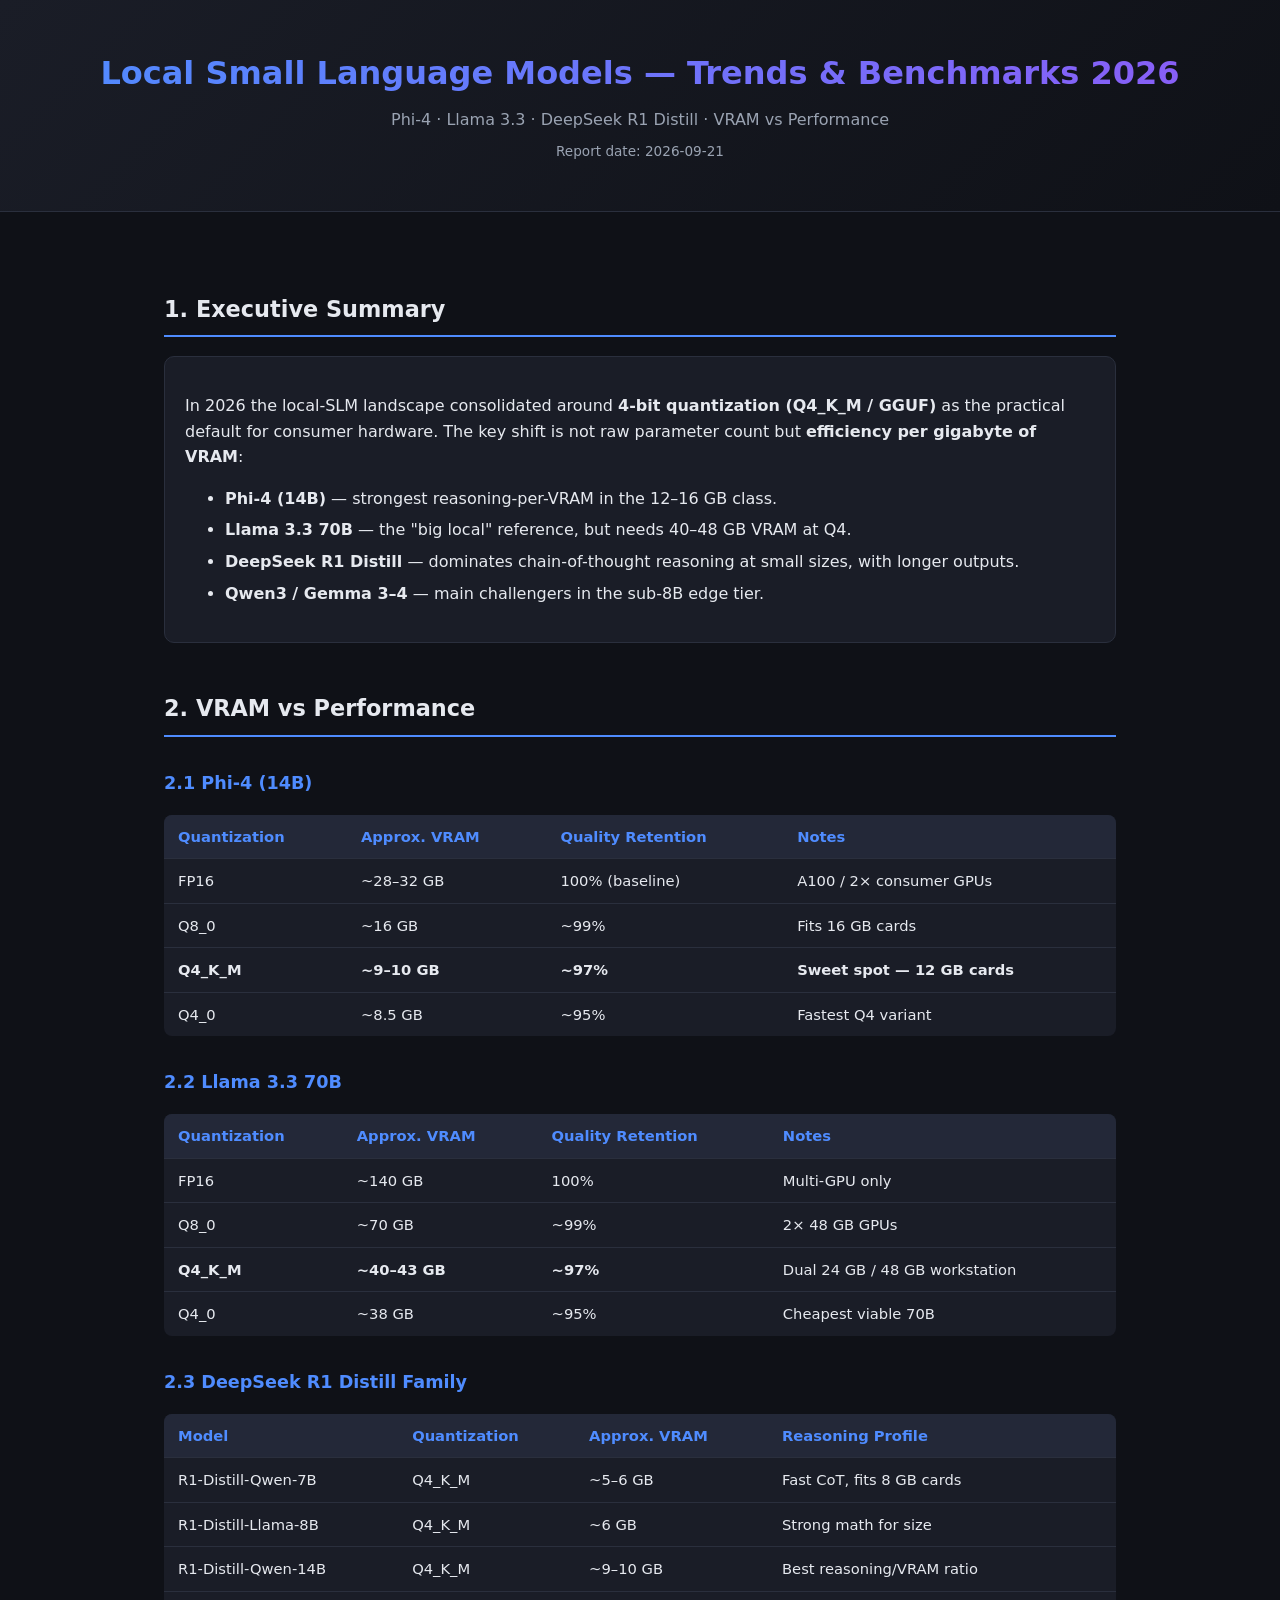
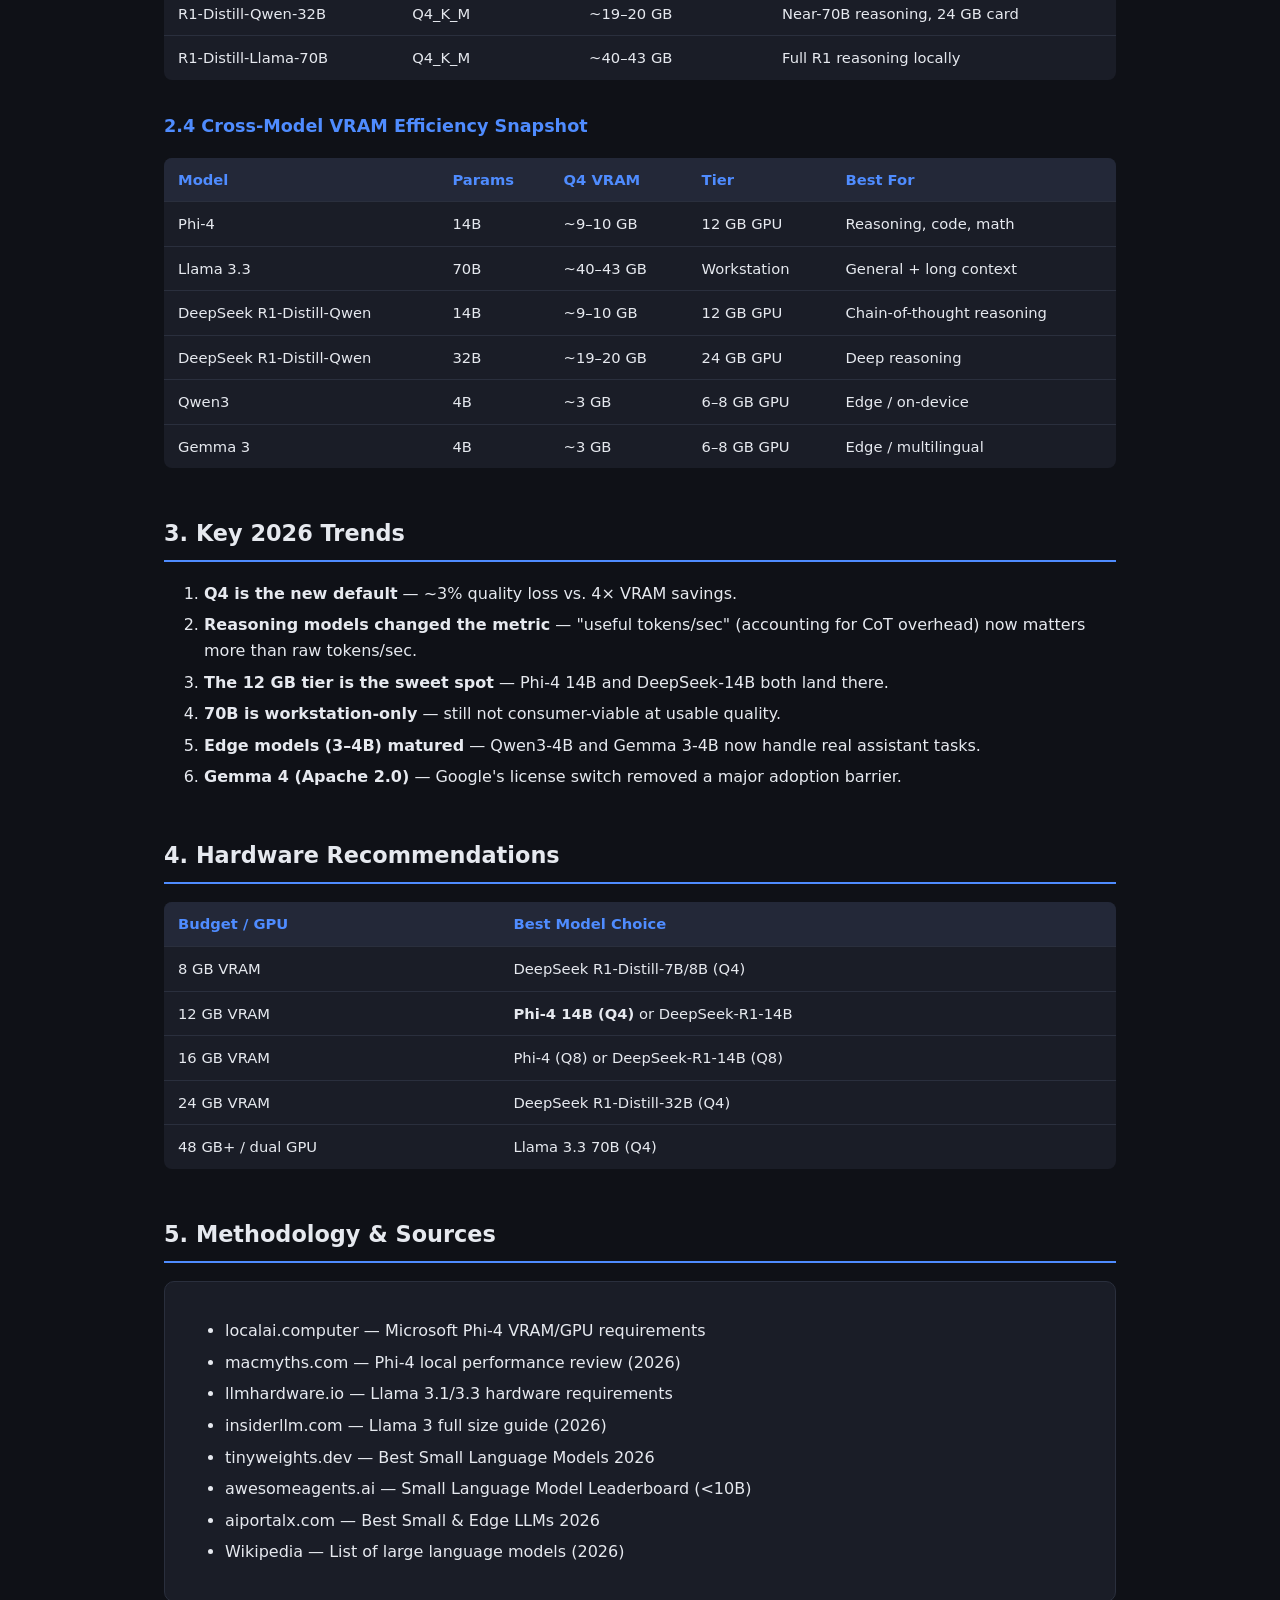
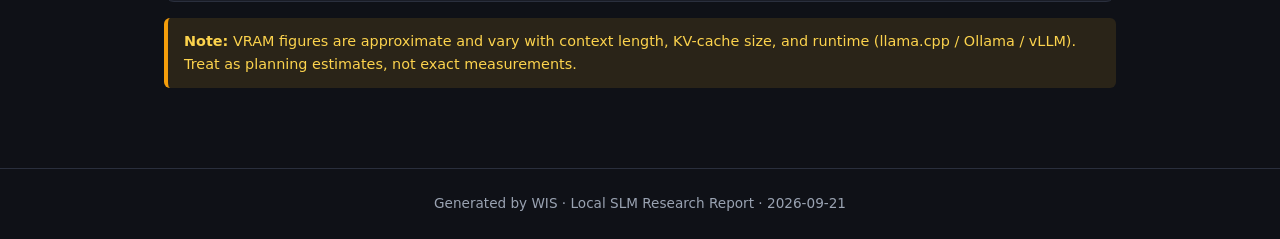
<file: reports/slm_local_trends_2026.html>
<!DOCTYPE html>
<html lang="en">
<head>
<meta charset="UTF-8">
<meta name="viewport" content="width=device-width, initial-scale=1.0">
<title>Local SLM Trends & Benchmarks 2026</title>
<style>
  :root { --bg:#0f1117; --card:#1a1d27; --accent:#4f8cff; --text:#e6e9ef; --muted:#9aa3b2; --border:#2a2f3d; }
  * { box-sizing:border-box; }
  body { margin:0; font-family:'Segoe UI',system-ui,sans-serif; background:var(--bg); color:var(--text); line-height:1.6; }
  header { padding:48px 24px; text-align:center; background:linear-gradient(135deg,#1a1d27,#0f1117); border-bottom:1px solid var(--border); }
  h1 { margin:0 0 8px; font-size:2rem; background:linear-gradient(90deg,#4f8cff,#8b5cf6); -webkit-background-clip:text; background-clip:text; color:transparent; }
  header p { color:var(--muted); margin:0; }
  main { max-width:1000px; margin:0 auto; padding:32px 24px 80px; }
  h2 { margin-top:48px; padding-bottom:8px; border-bottom:2px solid var(--accent); font-size:1.4rem; }
  h3 { color:var(--accent); margin-top:32px; font-size:1.1rem; }
  table { width:100%; border-collapse:collapse; margin:16px 0; background:var(--card); border-radius:8px; overflow:hidden; font-size:0.92rem; }
  th, td { padding:10px 14px; text-align:left; border-bottom:1px solid var(--border); }
  th { background:#232838; color:var(--accent); font-weight:600; }
  tr:last-child td { border-bottom:none; }
  tr:hover td { background:#1f2433; }
  code { background:#232838; padding:2px 6px; border-radius:4px; color:#8b5cf6; }
  .card { background:var(--card); border:1px solid var(--border); border-radius:10px; padding:20px; margin:16px 0; }
  .note { border-left:4px solid #f59e0b; background:#2a2418; padding:12px 16px; border-radius:6px; color:#fcd34d; font-size:0.9rem; }
  ol li, ul li { margin:6px 0; }
  footer { text-align:center; color:var(--muted); font-size:0.85rem; padding:24px; border-top:1px solid var(--border); }
</style>
</head>
<body>
<header>
  <h1>Local Small Language Models — Trends &amp; Benchmarks 2026</h1>
  <p>Phi-4 &middot; Llama 3.3 &middot; DeepSeek R1 Distill &middot; VRAM vs Performance</p>
  <p style="font-size:0.85rem;margin-top:8px;">Report date: 2026-09-21</p>
</header>
<main>

<h2>1. Executive Summary</h2>
<div class="card">
<p>In 2026 the local-SLM landscape consolidated around <strong>4-bit quantization (Q4_K_M / GGUF)</strong> as the practical default for consumer hardware. The key shift is not raw parameter count but <strong>efficiency per gigabyte of VRAM</strong>:</p>
<ul>
  <li><strong>Phi-4 (14B)</strong> — strongest reasoning-per-VRAM in the 12–16 GB class.</li>
  <li><strong>Llama 3.3 70B</strong> — the "big local" reference, but needs 40–48 GB VRAM at Q4.</li>
  <li><strong>DeepSeek R1 Distill</strong> — dominates chain-of-thought reasoning at small sizes, with longer outputs.</li>
  <li><strong>Qwen3 / Gemma 3–4</strong> — main challengers in the sub-8B edge tier.</li>
</ul>
</div>

<h2>2. VRAM vs Performance</h2>

<h3>2.1 Phi-4 (14B)</h3>
<table>
<tr><th>Quantization</th><th>Approx. VRAM</th><th>Quality Retention</th><th>Notes</th></tr>
<tr><td>FP16</td><td>~28–32 GB</td><td>100% (baseline)</td><td>A100 / 2× consumer GPUs</td></tr>
<tr><td>Q8_0</td><td>~16 GB</td><td>~99%</td><td>Fits 16 GB cards</td></tr>
<tr><td><strong>Q4_K_M</strong></td><td><strong>~9–10 GB</strong></td><td><strong>~97%</strong></td><td><strong>Sweet spot — 12 GB cards</strong></td></tr>
<tr><td>Q4_0</td><td>~8.5 GB</td><td>~95%</td><td>Fastest Q4 variant</td></tr>
</table>

<h3>2.2 Llama 3.3 70B</h3>
<table>
<tr><th>Quantization</th><th>Approx. VRAM</th><th>Quality Retention</th><th>Notes</th></tr>
<tr><td>FP16</td><td>~140 GB</td><td>100%</td><td>Multi-GPU only</td></tr>
<tr><td>Q8_0</td><td>~70 GB</td><td>~99%</td><td>2× 48 GB GPUs</td></tr>
<tr><td><strong>Q4_K_M</strong></td><td><strong>~40–43 GB</strong></td><td><strong>~97%</strong></td><td>Dual 24 GB / 48 GB workstation</td></tr>
<tr><td>Q4_0</td><td>~38 GB</td><td>~95%</td><td>Cheapest viable 70B</td></tr>
</table>

<h3>2.3 DeepSeek R1 Distill Family</h3>
<table>
<tr><th>Model</th><th>Quantization</th><th>Approx. VRAM</th><th>Reasoning Profile</th></tr>
<tr><td>R1-Distill-Qwen-7B</td><td>Q4_K_M</td><td>~5–6 GB</td><td>Fast CoT, fits 8 GB cards</td></tr>
<tr><td>R1-Distill-Llama-8B</td><td>Q4_K_M</td><td>~6 GB</td><td>Strong math for size</td></tr>
<tr><td>R1-Distill-Qwen-14B</td><td>Q4_K_M</td><td>~9–10 GB</td><td>Best reasoning/VRAM ratio</td></tr>
<tr><td>R1-Distill-Qwen-32B</td><td>Q4_K_M</td><td>~19–20 GB</td><td>Near-70B reasoning, 24 GB card</td></tr>
<tr><td>R1-Distill-Llama-70B</td><td>Q4_K_M</td><td>~40–43 GB</td><td>Full R1 reasoning locally</td></tr>
</table>

<h3>2.4 Cross-Model VRAM Efficiency Snapshot</h3>
<table>
<tr><th>Model</th><th>Params</th><th>Q4 VRAM</th><th>Tier</th><th>Best For</th></tr>
<tr><td>Phi-4</td><td>14B</td><td>~9–10 GB</td><td>12 GB GPU</td><td>Reasoning, code, math</td></tr>
<tr><td>Llama 3.3</td><td>70B</td><td>~40–43 GB</td><td>Workstation</td><td>General + long context</td></tr>
<tr><td>DeepSeek R1-Distill-Qwen</td><td>14B</td><td>~9–10 GB</td><td>12 GB GPU</td><td>Chain-of-thought reasoning</td></tr>
<tr><td>DeepSeek R1-Distill-Qwen</td><td>32B</td><td>~19–20 GB</td><td>24 GB GPU</td><td>Deep reasoning</td></tr>
<tr><td>Qwen3</td><td>4B</td><td>~3 GB</td><td>6–8 GB GPU</td><td>Edge / on-device</td></tr>
<tr><td>Gemma 3</td><td>4B</td><td>~3 GB</td><td>6–8 GB GPU</td><td>Edge / multilingual</td></tr>
</table>

<h2>3. Key 2026 Trends</h2>
<ol>
  <li><strong>Q4 is the new default</strong> — ~3% quality loss vs. 4× VRAM savings.</li>
  <li><strong>Reasoning models changed the metric</strong> — "useful tokens/sec" (accounting for CoT overhead) now matters more than raw tokens/sec.</li>
  <li><strong>The 12 GB tier is the sweet spot</strong> — Phi-4 14B and DeepSeek-14B both land there.</li>
  <li><strong>70B is workstation-only</strong> — still not consumer-viable at usable quality.</li>
  <li><strong>Edge models (3–4B) matured</strong> — Qwen3-4B and Gemma 3-4B now handle real assistant tasks.</li>
  <li><strong>Gemma 4 (Apache 2.0)</strong> — Google's license switch removed a major adoption barrier.</li>
</ol>

<h2>4. Hardware Recommendations</h2>
<table>
<tr><th>Budget / GPU</th><th>Best Model Choice</th></tr>
<tr><td>8 GB VRAM</td><td>DeepSeek R1-Distill-7B/8B (Q4)</td></tr>
<tr><td>12 GB VRAM</td><td><strong>Phi-4 14B (Q4)</strong> or DeepSeek-R1-14B</td></tr>
<tr><td>16 GB VRAM</td><td>Phi-4 (Q8) or DeepSeek-R1-14B (Q8)</td></tr>
<tr><td>24 GB VRAM</td><td>DeepSeek R1-Distill-32B (Q4)</td></tr>
<tr><td>48 GB+ / dual GPU</td><td>Llama 3.3 70B (Q4)</td></tr>
</table>

<h2>5. Methodology &amp; Sources</h2>
<div class="card">
<ul>
  <li>localai.computer — Microsoft Phi-4 VRAM/GPU requirements</li>
  <li>macmyths.com — Phi-4 local performance review (2026)</li>
  <li>llmhardware.io — Llama 3.1/3.3 hardware requirements</li>
  <li>insiderllm.com — Llama 3 full size guide (2026)</li>
  <li>tinyweights.dev — Best Small Language Models 2026</li>
  <li>awesomeagents.ai — Small Language Model Leaderboard (&lt;10B)</li>
  <li>aiportalx.com — Best Small &amp; Edge LLMs 2026</li>
  <li>Wikipedia — List of large language models (2026)</li>
</ul>
</div>
<div class="note">
<strong>Note:</strong> VRAM figures are approximate and vary with context length, KV-cache size, and runtime (llama.cpp / Ollama / vLLM). Treat as planning estimates, not exact measurements.
</div>

</main>
<footer>Generated by WIS · Local SLM Research Report · 2026-09-21</footer>
</body>
</html>
</file>
